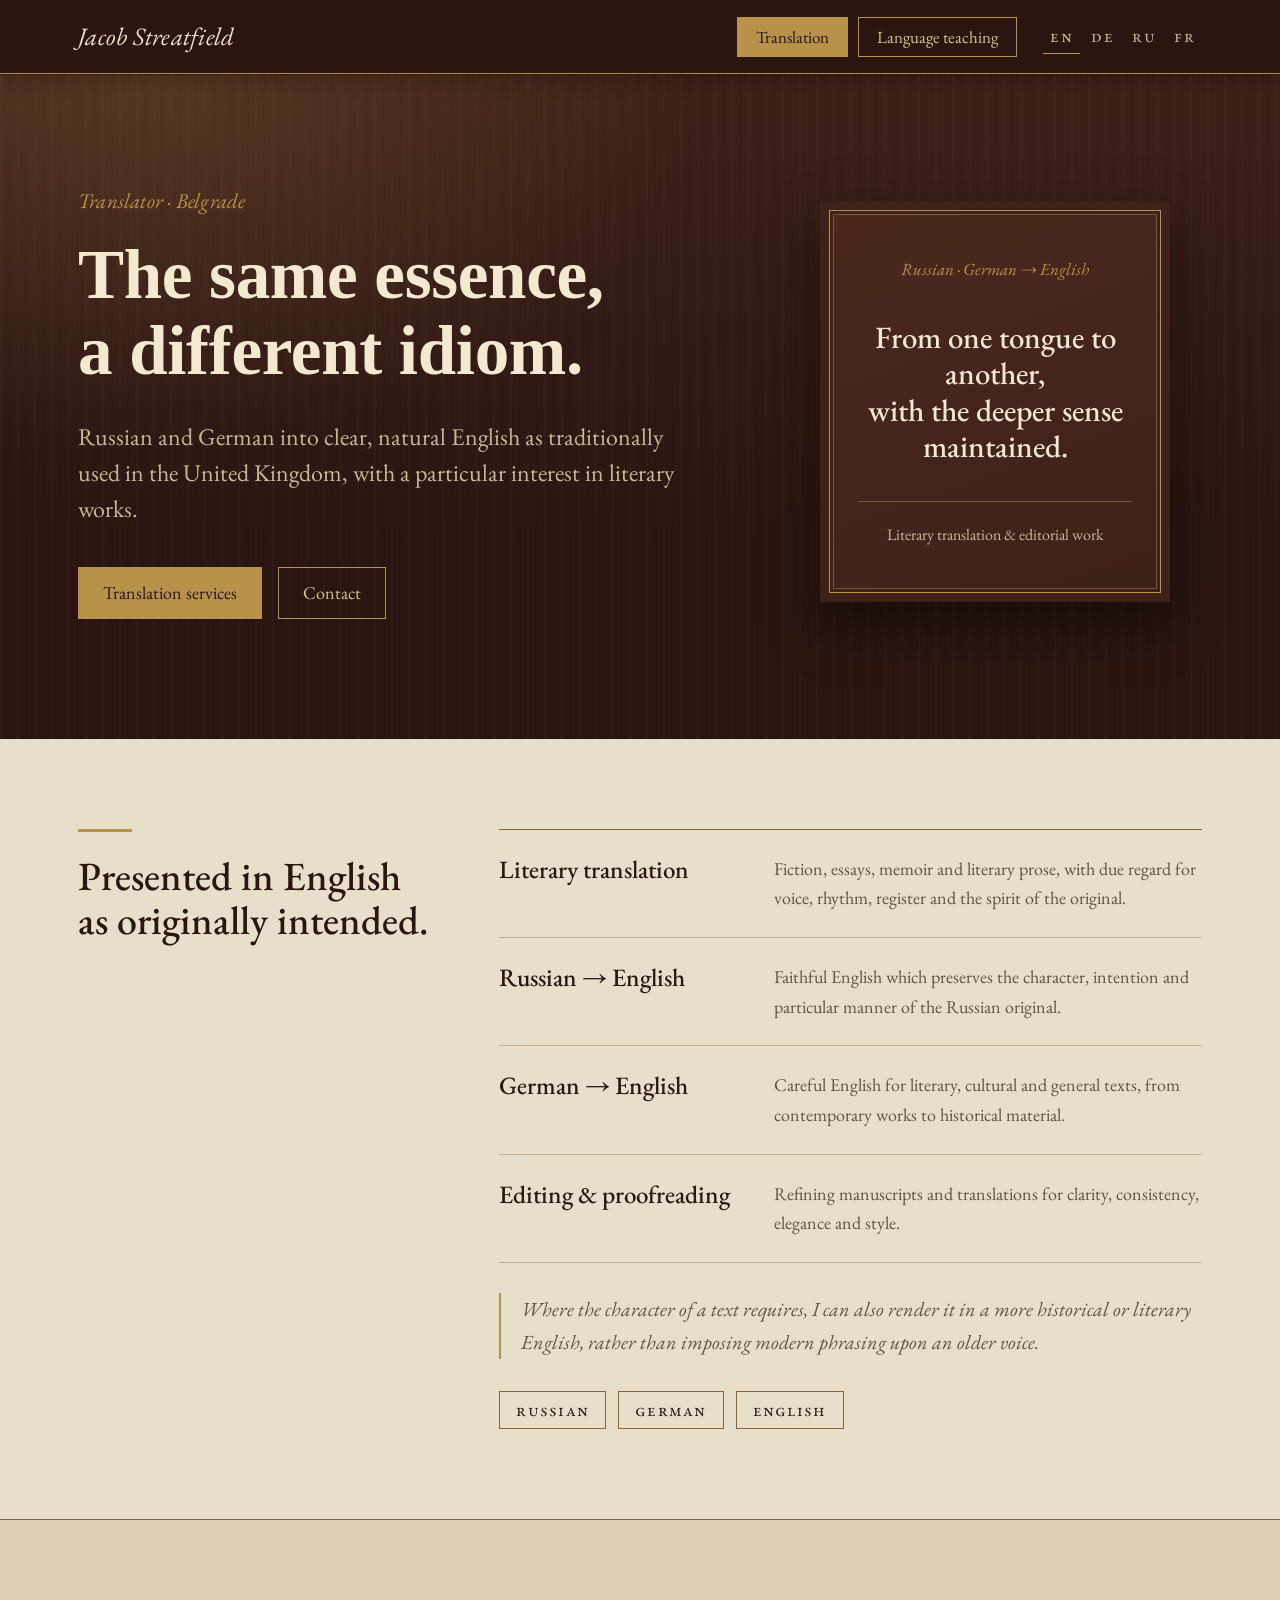
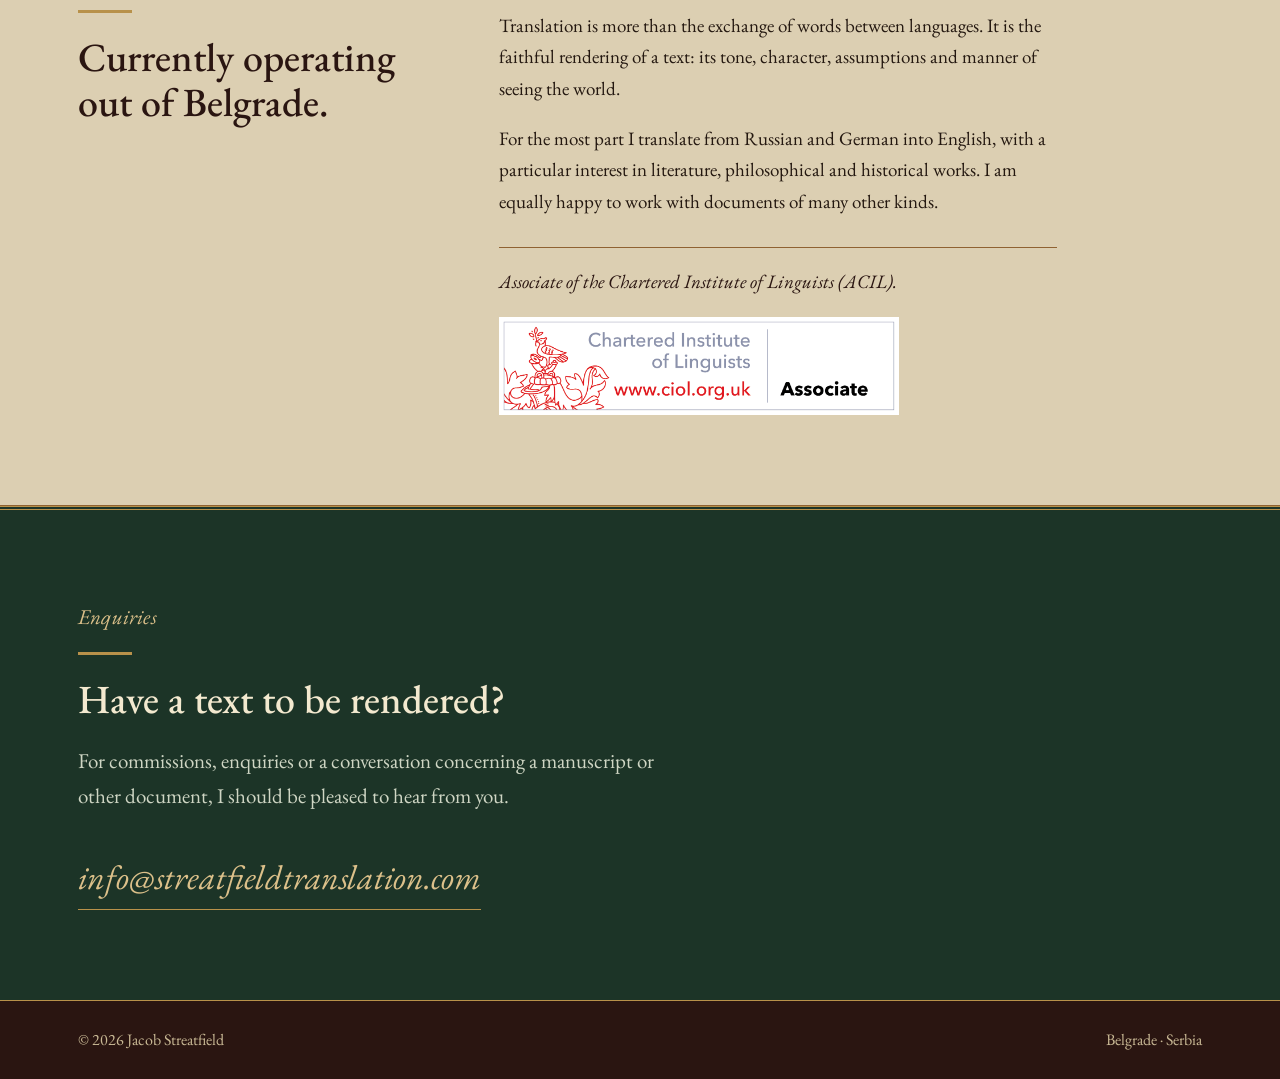
<file: index.html>
<!doctype html>
<html lang="en-GB">
<head>
  <meta charset="utf-8">
  <meta name="viewport" content="width=device-width, initial-scale=1">
  <title>Translator | Russian & German → English</title>
  <meta name="description" content="Literary and professional translation from Russian and German into English. Currently based in Belgrade.">
  <link rel="preconnect" href="https://fonts.googleapis.com">
  <link rel="preconnect" href="https://fonts.gstatic.com" crossorigin>
  <link rel="stylesheet" href="https://fonts.googleapis.com/css2?family=EB+Garamond:ital,wght@0,400;0,500;1,400&family=Old+Standard+TT:wght@700&display=swap">
  <link rel="stylesheet" href="style.css">
</head>
<body>
  <header class="topbar">
    <nav class="nav" aria-label="Main navigation">
      <a class="brand" href="index.html">Jacob Streatfield</a>
      <div class="nav-right">
        <div class="nav-links">
          <a class="teach" href="index.html" aria-current="page">Translation</a>
          <a class="teach" href="teaching.html">Language teaching</a>
        </div>
        <div class="langs" aria-label="Language versions"><a href="index.html" hreflang="en-GB" lang="en-GB" aria-current="page">EN</a><a href="de/index.html" hreflang="de" lang="de">DE</a><a href="ru/index.html" hreflang="ru" lang="ru">RU</a><a href="fr/index.html" hreflang="fr" lang="fr">FR</a></div>
      </div>
    </nav>
  </header>

  <main>
    <section class="hero">
      <div>
        <div class="eyebrow">Translator · Belgrade</div>
        <h1>The same essence,<br>a different idiom.</h1>
        <p class="lead">Russian and German into clear, natural English as traditionally used in the United Kingdom, with a particular interest in literary works.</p>
        <div class="hero-links">
          <a class="button primary" href="#services">Translation services</a>
          <a class="button secondary" href="#contact">Contact</a>
        </div>
      </div>
      <div class="book" aria-hidden="true">
        <div class="book-copy">
          <small>Russian · German → English</small>
          <strong>From one tongue to another,<br>with the deeper sense maintained.</strong>
          <span>Literary translation &amp; editorial work</span>
        </div>
      </div>
    </section>

    <section class="section" id="services">
      <div class="section-inner grid">
        <div><h2 class="section-title">Presented in English as originally intended.</h2></div>
        <div>
          <div class="services">
            <article class="service">
              <h3>Literary translation</h3>
              <p>Fiction, essays, memoir and literary prose, with due regard for voice, rhythm, register and the spirit of the original.</p>
            </article>
            <article class="service">
              <h3>Russian → English</h3>
              <p>Faithful English which preserves the character, intention and particular manner of the Russian original.</p>
            </article>
            <article class="service">
              <h3>German → English</h3>
              <p>Careful English for literary, cultural and general texts, from contemporary works to historical material.</p>
            </article>
            <article class="service">
              <h3>Editing &amp; proofreading</h3>
              <p>Refining manuscripts and translations for clarity, consistency, elegance and style.</p>
            </article>
          </div>
          <p class="note">Where the character of a text requires, I can also render it in a more historical or literary English, rather than imposing modern phrasing upon an older voice.</p>
          <div class="language-strip"><span>Russian</span><span>German</span><span>English</span></div>
        </div>
      </div>
    </section>

    <section class="section" id="about">
      <div class="section-inner grid">
        <div><h2 class="section-title">Currently operating out of Belgrade.</h2></div>
        <div>
          <p>Translation is more than the exchange of words between languages. It is the faithful rendering of a text: its tone, character, assumptions and manner of seeing the world.</p>
          <p>For the most part I translate from Russian and German into English, with a particular interest in literature, philosophical and historical works. I am equally happy to work with documents of many other kinds.</p>
          <p class="credential">Associate of the Chartered Institute of Linguists (ACIL).</p>
          <a class="ciol-badge" href="https://www.ciol.org.uk" target="_blank" rel="noopener"><img src="images/ciol-associate.png" width="1406" height="343" alt="Chartered Institute of Linguists, Associate"></a>
        </div>
      </div>
    </section>

    <section class="section contact" id="contact">
      <div class="section-inner">
        <div class="eyebrow">Enquiries</div>
        <h2 class="section-title">Have a text to be rendered?</h2>
        <p>For commissions, enquiries or a conversation concerning a manuscript or other document, I should be pleased to hear from you.</p>
        <a class="email" href="mailto:info@streatfieldtranslation.com">info@streatfieldtranslation.com</a>
      </div>
    </section>
  </main>

  <footer>
    <span>© 2026 Jacob Streatfield</span>
    <span>Belgrade · Serbia</span>
  </footer>
</body>
</html>
</file>
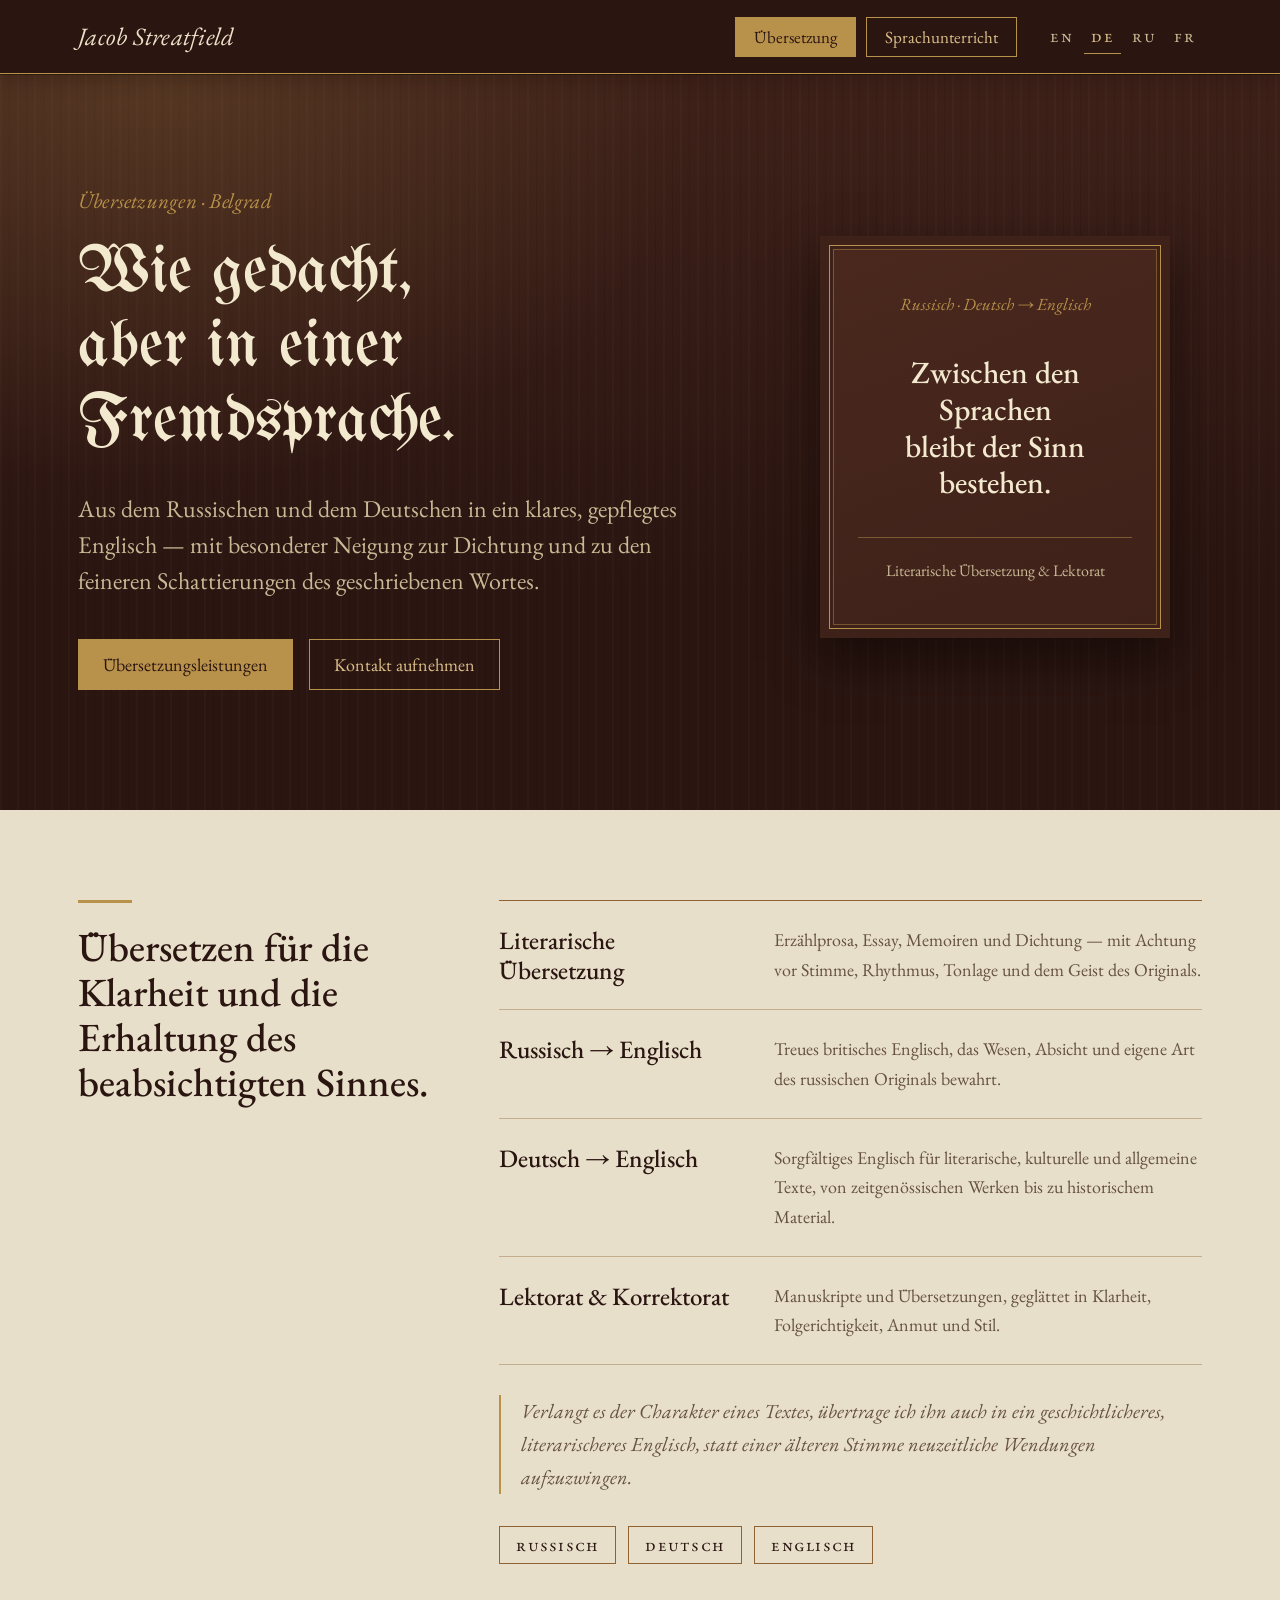
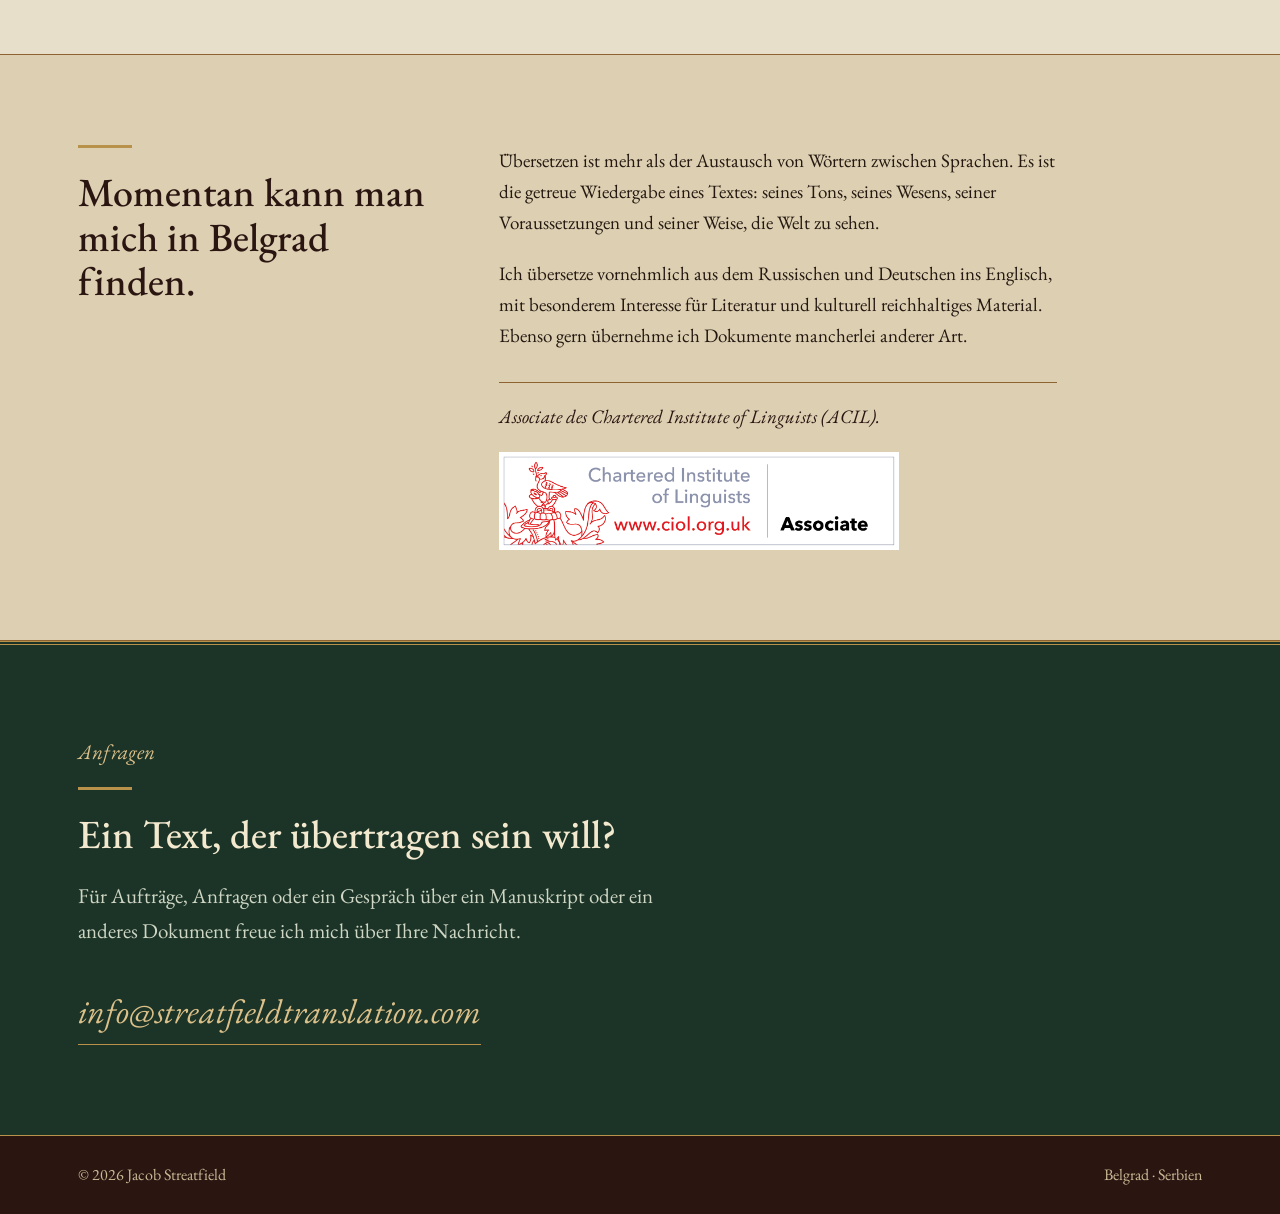
<file: de/index.html>
<!doctype html>
<html lang="de">
<head>
  <meta charset="utf-8">
  <meta name="viewport" content="width=device-width, initial-scale=1">
  <title>Übersetzungen | Russisch & Deutsch → Englisch</title>
  <meta name="description" content="Literarische und fachliche Übersetzung aus dem Russischen und Deutschen ins Englisch. Ansässig in Belgrad.">
  <link rel="preconnect" href="https://fonts.googleapis.com">
  <link rel="preconnect" href="https://fonts.gstatic.com" crossorigin>
  <link rel="stylesheet" href="https://fonts.googleapis.com/css2?family=EB+Garamond:ital,wght@0,400;0,500;1,400&family=UnifrakturMaguntia&display=swap">
  <link rel="stylesheet" href="../style.css">
</head>
<body>
  <header class="topbar">
    <nav class="nav" aria-label="Main navigation">
      <a class="brand" href="../de/index.html">Jacob Streatfield</a>
      <div class="nav-right">
        <div class="nav-links">
          <a class="teach" href="../de/index.html" aria-current="page">Übersetzung</a>
          <a class="teach" href="../de/teaching.html">Sprachunterricht</a>
        </div>
        <div class="langs" aria-label="Language versions"><a href="../index.html" hreflang="en-GB" lang="en-GB">EN</a><a href="../de/index.html" hreflang="de" lang="de" aria-current="page">DE</a><a href="../ru/index.html" hreflang="ru" lang="ru">RU</a><a href="../fr/index.html" hreflang="fr" lang="fr">FR</a></div>
      </div>
    </nav>
  </header>

  <main>
    <section class="hero">
      <div>
        <div class="eyebrow">Übersetzungen · Belgrad</div>
        <h1>Wie gedacht,<br>aber in einer Fremdsprache.</h1>
        <p class="lead">Aus dem Russischen und dem Deutschen in ein klares, gepflegtes Englisch — mit besonderer Neigung zur Dichtung und zu den feineren Schattierungen des geschriebenen Wortes.</p>
        <div class="hero-links">
          <a class="button primary" href="#services">Übersetzungsleistungen</a>
          <a class="button secondary" href="#contact">Kontakt aufnehmen</a>
        </div>
      </div>
      <div class="book" aria-hidden="true">
        <div class="book-copy">
          <small>Russisch · Deutsch → Englisch</small>
          <strong>Zwischen den Sprachen<br>bleibt der Sinn bestehen.</strong>
          <span>Literarische Übersetzung &amp; Lektorat</span>
        </div>
      </div>
    </section>

    <section class="section" id="services">
      <div class="section-inner grid">
        <div><h2 class="section-title">Übersetzen für die Klarheit und die Erhaltung des beabsichtigten Sinnes.</h2></div>
        <div>
          <div class="services">
            <article class="service">
              <h3>Literarische Übersetzung</h3>
              <p>Erzählprosa, Essay, Memoiren und Dichtung — mit Achtung vor Stimme, Rhythmus, Tonlage und dem Geist des Originals.</p>
            </article>
            <article class="service">
              <h3>Russisch → Englisch</h3>
              <p>Treues britisches Englisch, das Wesen, Absicht und eigene Art des russischen Originals bewahrt.</p>
            </article>
            <article class="service">
              <h3>Deutsch → Englisch</h3>
              <p>Sorgfältiges Englisch für literarische, kulturelle und allgemeine Texte, von zeitgenössischen Werken bis zu historischem Material.</p>
            </article>
            <article class="service">
              <h3>Lektorat &amp; Korrektorat</h3>
              <p>Manuskripte und Übersetzungen, geglättet in Klarheit, Folgerichtigkeit, Anmut und Stil.</p>
            </article>
          </div>
          <p class="note">Verlangt es der Charakter eines Textes, übertrage ich ihn auch in ein geschichtlicheres, literarischeres Englisch, statt einer älteren Stimme neuzeitliche Wendungen aufzuzwingen.</p>
          <div class="language-strip"><span>Russisch</span><span>Deutsch</span><span>Englisch</span></div>
        </div>
      </div>
    </section>

    <section class="section" id="about">
      <div class="section-inner grid">
        <div><h2 class="section-title">Momentan kann man mich in Belgrad finden.</h2></div>
        <div>
          <p>Übersetzen ist mehr als der Austausch von Wörtern zwischen Sprachen. Es ist die getreue Wiedergabe eines Textes: seines Tons, seines Wesens, seiner Voraussetzungen und seiner Weise, die Welt zu sehen.</p>
          <p>Ich übersetze vornehmlich aus dem Russischen und Deutschen ins Englisch, mit besonderem Interesse für Literatur und kulturell reichhaltiges Material. Ebenso gern übernehme ich Dokumente mancherlei anderer Art.</p>
          <p class="credential">Associate des Chartered Institute of Linguists (ACIL).</p>
          <a class="ciol-badge" href="https://www.ciol.org.uk" target="_blank" rel="noopener"><img src="../images/ciol-associate.png" width="1406" height="343" alt="Chartered Institute of Linguists, Associate"></a>
        </div>
      </div>
    </section>

    <section class="section contact" id="contact">
      <div class="section-inner">
        <div class="eyebrow">Anfragen</div>
        <h2 class="section-title">Ein Text, der übertragen sein will?</h2>
        <p>Für Aufträge, Anfragen oder ein Gespräch über ein Manuskript oder ein anderes Dokument freue ich mich über Ihre Nachricht.</p>
        <a class="email" href="mailto:info@streatfieldtranslation.com">info@streatfieldtranslation.com</a>
      </div>
    </section>
  </main>

  <footer>
    <span>© 2026 Jacob Streatfield</span>
    <span>Belgrad · Serbien</span>
  </footer>
</body>
</html>
</file>
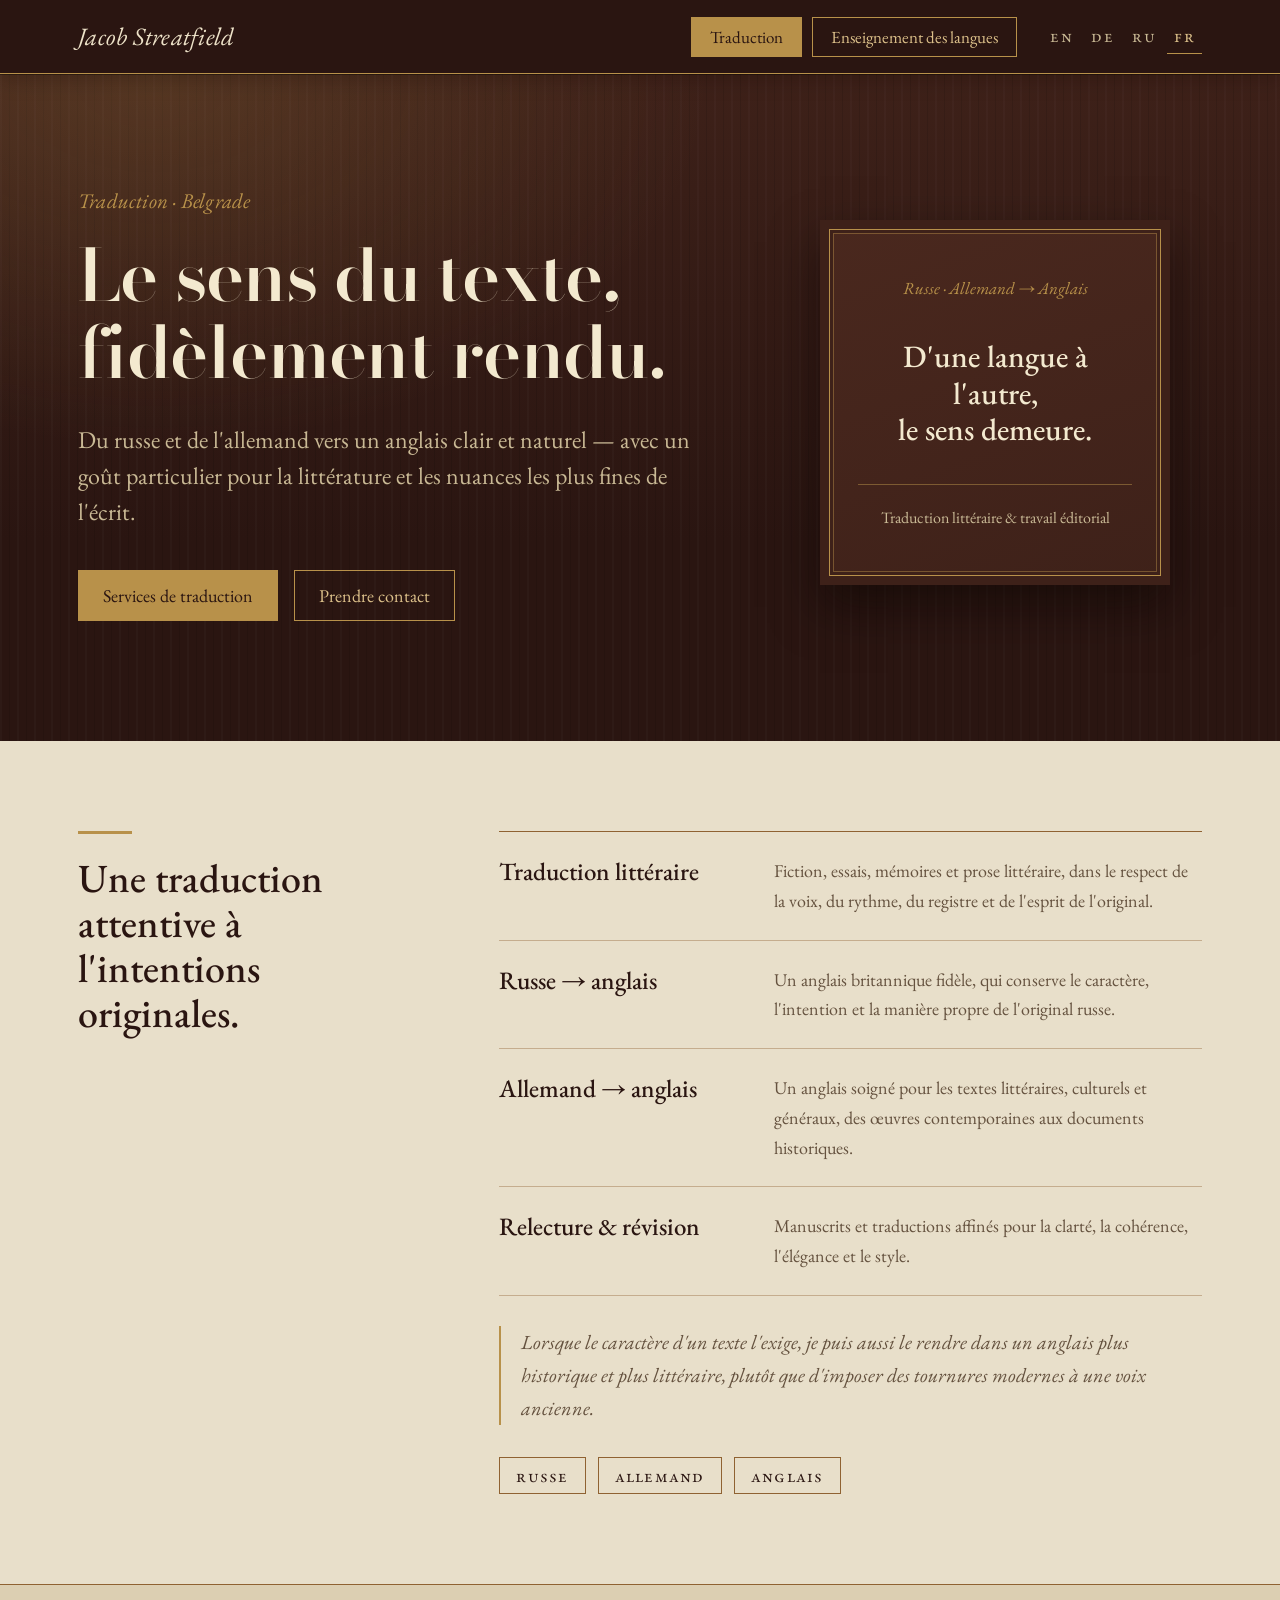
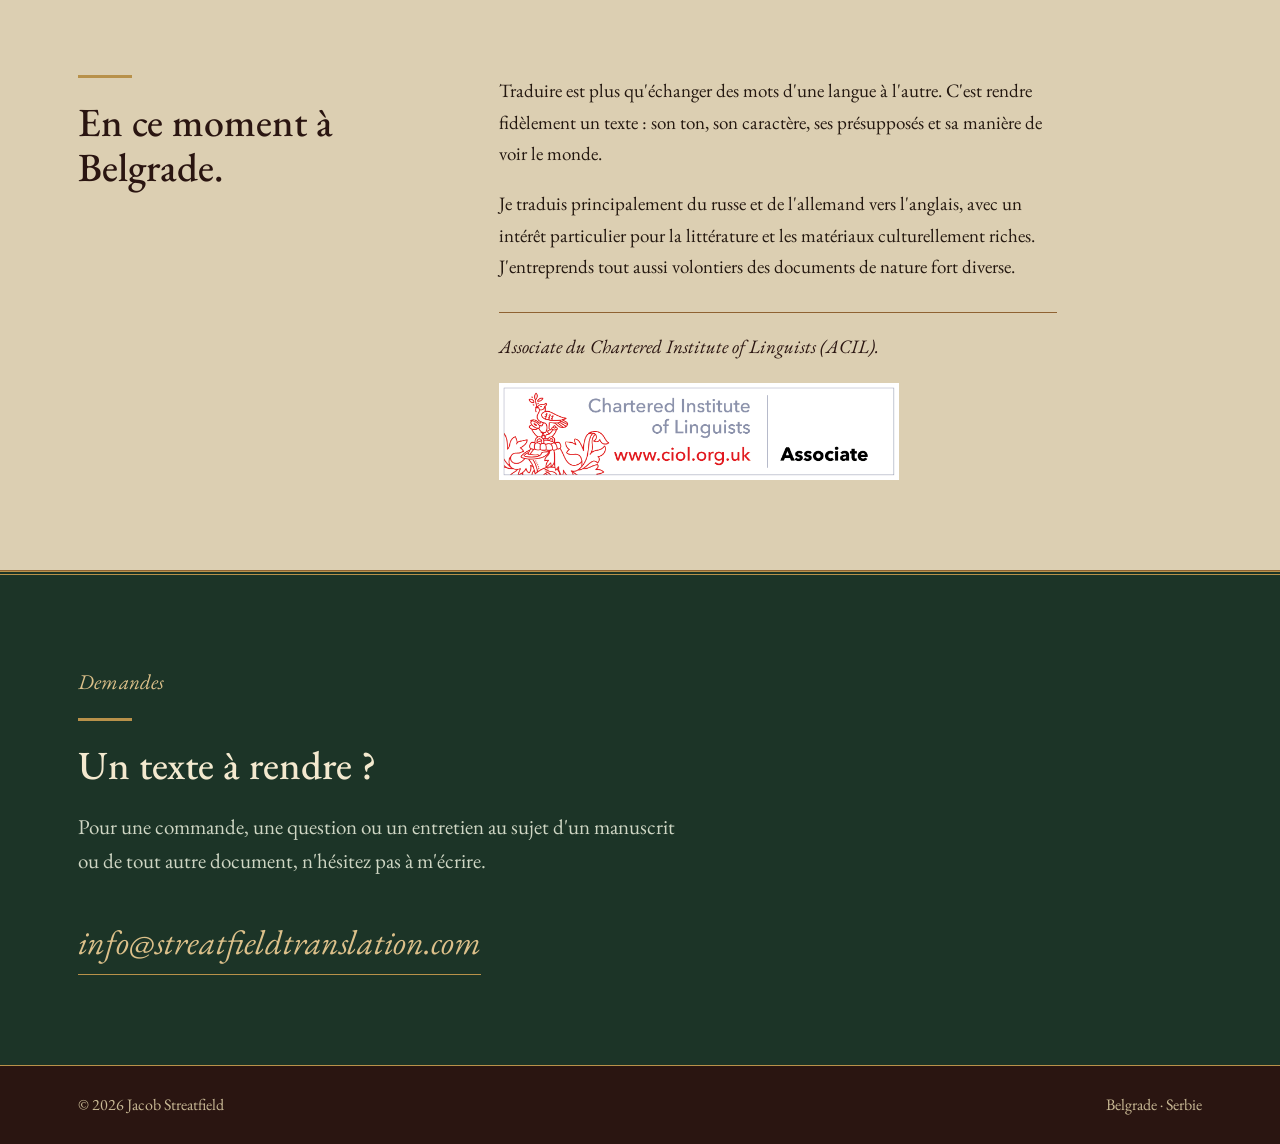
<file: fr/index.html>
<!doctype html>
<html lang="fr">
<head>
  <meta charset="utf-8">
  <meta name="viewport" content="width=device-width, initial-scale=1">
  <title>Traduction | Russe & allemand → anglais</title>
  <meta name="description" content="Traduction littéraire et professionnelle du russe et de l'allemand vers l'anglais. Basée à Belgrade.">
  <link rel="preconnect" href="https://fonts.googleapis.com">
  <link rel="preconnect" href="https://fonts.gstatic.com" crossorigin>
  <link rel="stylesheet" href="https://fonts.googleapis.com/css2?family=EB+Garamond:ital,wght@0,400;0,500;1,400&family=Bodoni+Moda:wght@600&display=swap">
  <link rel="stylesheet" href="../style.css">
</head>
<body>
  <header class="topbar">
    <nav class="nav" aria-label="Main navigation">
      <a class="brand" href="../fr/index.html">Jacob Streatfield</a>
      <div class="nav-right">
        <div class="nav-links">
          <a class="teach" href="../fr/index.html" aria-current="page">Traduction</a>
          <a class="teach" href="../fr/teaching.html">Enseignement des langues</a>
        </div>
        <div class="langs" aria-label="Language versions"><a href="../index.html" hreflang="en-GB" lang="en-GB">EN</a><a href="../de/index.html" hreflang="de" lang="de">DE</a><a href="../ru/index.html" hreflang="ru" lang="ru">RU</a><a href="../fr/index.html" hreflang="fr" lang="fr" aria-current="page">FR</a></div>
      </div>
    </nav>
  </header>

  <main>
    <section class="hero">
      <div>
        <div class="eyebrow">Traduction · Belgrade</div>
        <h1>Le sens du texte,<br>fidèlement rendu.</h1>
        <p class="lead">Du russe et de l'allemand vers un anglais clair et naturel — avec un goût particulier pour la littérature et les nuances les plus fines de l'écrit.</p>
        <div class="hero-links">
          <a class="button primary" href="#services">Services de traduction</a>
          <a class="button secondary" href="#contact">Prendre contact</a>
        </div>
      </div>
      <div class="book" aria-hidden="true">
        <div class="book-copy">
          <small>Russe · Allemand → Anglais</small>
          <strong>D'une langue à l'autre,<br>le sens demeure.</strong>
          <span>Traduction littéraire &amp; travail éditorial</span>
        </div>
      </div>
    </section>

    <section class="section" id="services">
      <div class="section-inner grid">
        <div><h2 class="section-title">Une traduction attentive à l'intentions originales.</h2></div>
        <div>
          <div class="services">
            <article class="service">
              <h3>Traduction littéraire</h3>
              <p>Fiction, essais, mémoires et prose littéraire, dans le respect de la voix, du rythme, du registre et de l'esprit de l'original.</p>
            </article>
            <article class="service">
              <h3>Russe → anglais</h3>
              <p>Un anglais britannique fidèle, qui conserve le caractère, l'intention et la manière propre de l'original russe.</p>
            </article>
            <article class="service">
              <h3>Allemand → anglais</h3>
              <p>Un anglais soigné pour les textes littéraires, culturels et généraux, des œuvres contemporaines aux documents historiques.</p>
            </article>
            <article class="service">
              <h3>Relecture &amp; révision</h3>
              <p>Manuscrits et traductions affinés pour la clarté, la cohérence, l'élégance et le style.</p>
            </article>
          </div>
          <p class="note">Lorsque le caractère d'un texte l'exige, je puis aussi le rendre dans un anglais plus historique et plus littéraire, plutôt que d'imposer des tournures modernes à une voix ancienne.</p>
          <div class="language-strip"><span>Russe</span><span>Allemand</span><span>Anglais</span></div>
        </div>
      </div>
    </section>

    <section class="section" id="about">
      <div class="section-inner grid">
        <div><h2 class="section-title">En ce moment à Belgrade.</h2></div>
        <div>
          <p>Traduire est plus qu'échanger des mots d'une langue à l'autre. C'est rendre fidèlement un texte : son ton, son caractère, ses présupposés et sa manière de voir le monde.</p>
          <p>Je traduis principalement du russe et de l'allemand vers l'anglais, avec un intérêt particulier pour la littérature et les matériaux culturellement riches. J'entreprends tout aussi volontiers des documents de nature fort diverse.</p>
          <p class="credential">Associate du Chartered Institute of Linguists (ACIL).</p>
          <a class="ciol-badge" href="https://www.ciol.org.uk" target="_blank" rel="noopener"><img src="../images/ciol-associate.png" width="1406" height="343" alt="Chartered Institute of Linguists, Associate"></a>
        </div>
      </div>
    </section>

    <section class="section contact" id="contact">
      <div class="section-inner">
        <div class="eyebrow">Demandes</div>
        <h2 class="section-title">Un texte à rendre ?</h2>
        <p>Pour une commande, une question ou un entretien au sujet d'un manuscrit ou de tout autre document, n'hésitez pas à m'écrire.</p>
        <a class="email" href="mailto:info@streatfieldtranslation.com">info@streatfieldtranslation.com</a>
      </div>
    </section>
  </main>

  <footer>
    <span>© 2026 Jacob Streatfield</span>
    <span>Belgrade · Serbie</span>
  </footer>
</body>
</html>
</file>
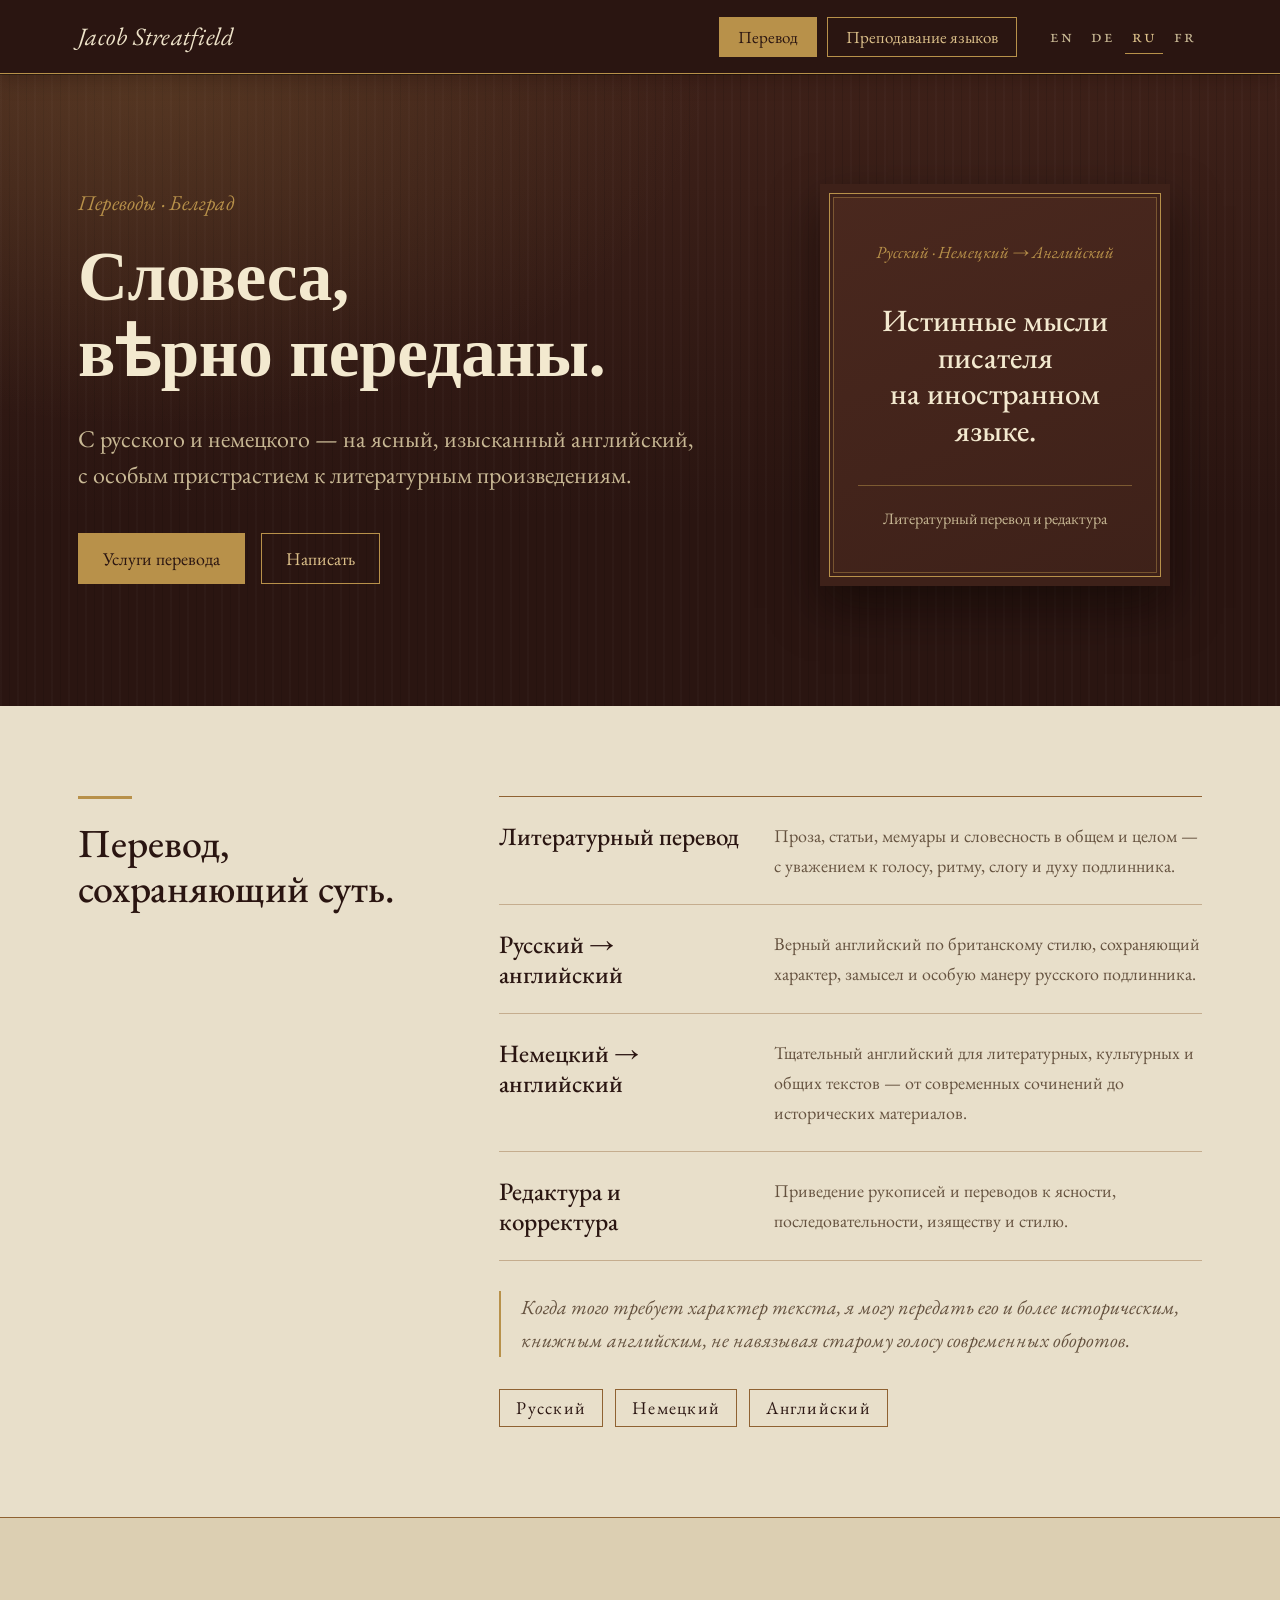
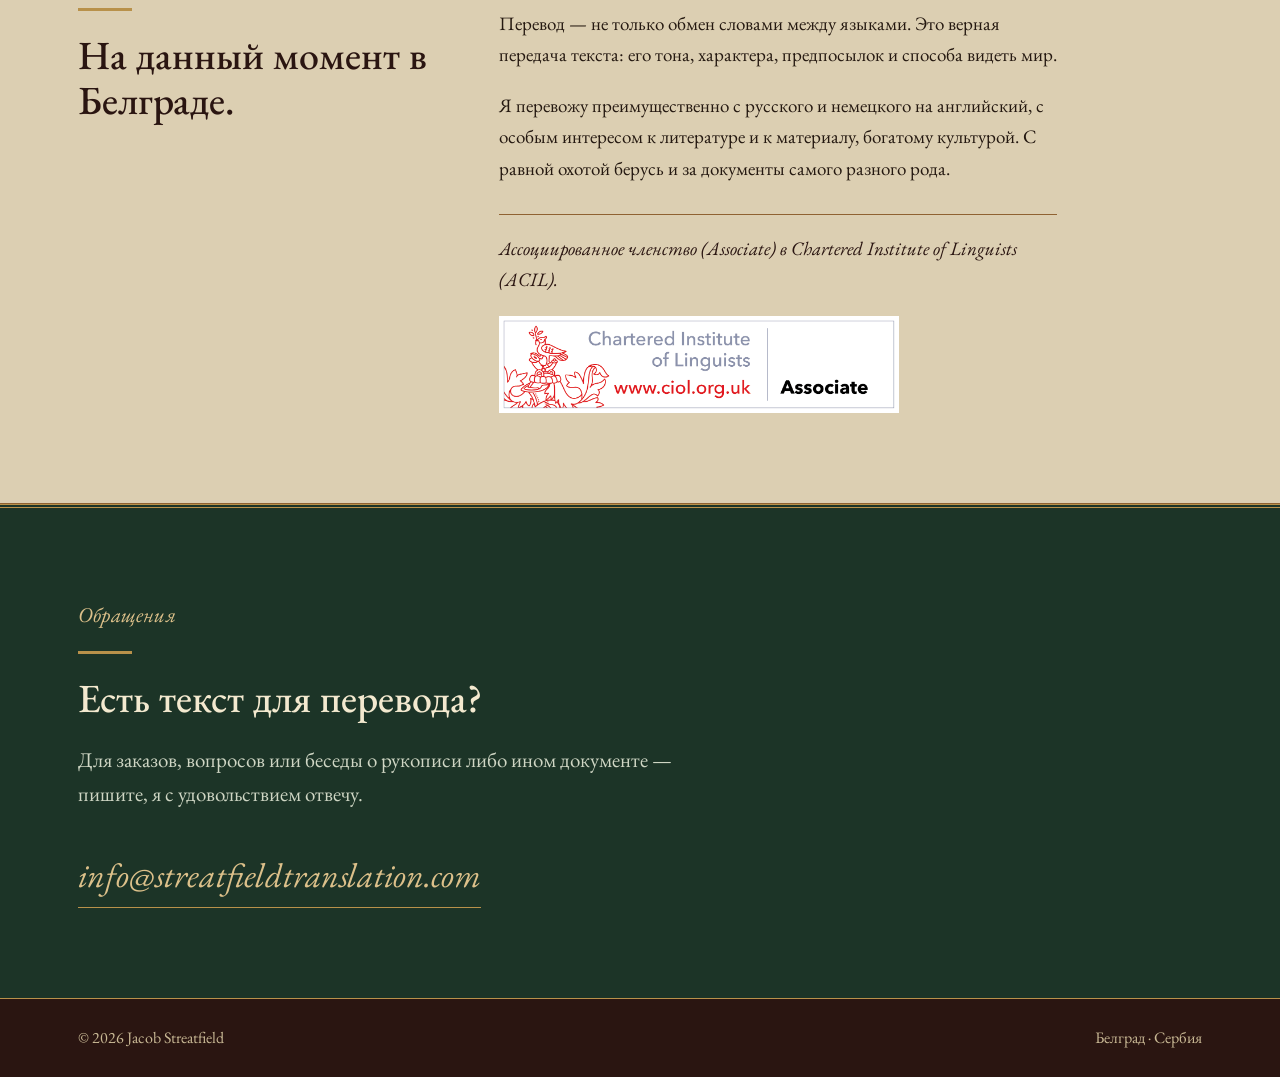
<file: ru/index.html>
<!doctype html>
<html lang="ru">
<head>
  <meta charset="utf-8">
  <meta name="viewport" content="width=device-width, initial-scale=1">
  <title>Переводы | С русского и немецкого на английский</title>
  <meta name="description" content="Художественный и деловой перевод с русского и немецкого на английский. Белград.">
  <link rel="preconnect" href="https://fonts.googleapis.com">
  <link rel="preconnect" href="https://fonts.gstatic.com" crossorigin>
  <link rel="stylesheet" href="https://fonts.googleapis.com/css2?family=EB+Garamond:ital,wght@0,400;0,500;1,400&family=Old+Standard+TT:wght@700&display=swap">
  <link rel="stylesheet" href="../style.css">
</head>
<body>
  <header class="topbar">
    <nav class="nav" aria-label="Main navigation">
      <a class="brand" href="../ru/index.html">Jacob Streatfield</a>
      <div class="nav-right">
        <div class="nav-links">
          <a class="teach" href="../ru/index.html" aria-current="page">Перевод</a>
          <a class="teach" href="../ru/teaching.html">Преподавание языков</a>
        </div>
        <div class="langs" aria-label="Language versions"><a href="../index.html" hreflang="en-GB" lang="en-GB">EN</a><a href="../de/index.html" hreflang="de" lang="de">DE</a><a href="../ru/index.html" hreflang="ru" lang="ru" aria-current="page">RU</a><a href="../fr/index.html" hreflang="fr" lang="fr">FR</a></div>
      </div>
    </nav>
  </header>

  <main>
    <section class="hero">
      <div>
        <div class="eyebrow">Переводы · Белград</div>
        <h1>Словеса,<br>вѣрно переданы.</h1>
        <p class="lead">С русского и немецкого — на ясный, изысканный английский, с особым пристрастием к литературным произведениям.</p>
        <div class="hero-links">
          <a class="button primary" href="#services">Услуги перевода</a>
          <a class="button secondary" href="#contact">Написать</a>
        </div>
      </div>
      <div class="book" aria-hidden="true">
        <div class="book-copy">
          <small>Русский · Немецкий → Английский</small>
          <strong>Истинные мысли писателя<br>на иностранном языке.</strong>
          <span>Литературный перевод и редактура</span>
        </div>
      </div>
    </section>

    <section class="section" id="services">
      <div class="section-inner grid">
        <div><h2 class="section-title">Перевод, сохраняющий суть.</h2></div>
        <div>
          <div class="services">
            <article class="service">
              <h3>Литературный перевод</h3>
              <p>Проза, статьи, мемуары и словесность в общем и целом — с уважением к голосу, ритму, слогу и духу подлинника.</p>
            </article>
            <article class="service">
              <h3>Русский → английский</h3>
              <p>Верный английский по британскому стилю, сохраняющий характер, замысел и особую манеру русского подлинника.</p>
            </article>
            <article class="service">
              <h3>Немецкий → английский</h3>
              <p>Тщательный английский для литературных, культурных и общих текстов — от современных сочинений до исторических материалов.</p>
            </article>
            <article class="service">
              <h3>Редактура и корректура</h3>
              <p>Приведение рукописей и переводов к ясности, последовательности, изяществу и стилю.</p>
            </article>
          </div>
          <p class="note">Когда того требует характер текста, я могу передать его и более историческим, книжным английским, не навязывая старому голосу современных оборотов.</p>
          <div class="language-strip"><span>Русский</span><span>Немецкий</span><span>Английский</span></div>
        </div>
      </div>
    </section>

    <section class="section" id="about">
      <div class="section-inner grid">
        <div><h2 class="section-title">На данный момент в Белграде.</h2></div>
        <div>
          <p>Перевод — не только обмен словами между языками. Это верная передача текста: его тона, характера, предпосылок и способа видеть мир.</p>
          <p>Я перевожу преимущественно с русского и немецкого на английский, с особым интересом к литературе и к материалу, богатому культурой. С равной охотой берусь и за документы самого разного рода.</p>
          <p class="credential">Ассоциированное членство (Associate) в Chartered Institute of Linguists (ACIL).</p>
          <a class="ciol-badge" href="https://www.ciol.org.uk" target="_blank" rel="noopener"><img src="../images/ciol-associate.png" width="1406" height="343" alt="Chartered Institute of Linguists, Associate"></a>
        </div>
      </div>
    </section>

    <section class="section contact" id="contact">
      <div class="section-inner">
        <div class="eyebrow">Обращения</div>
        <h2 class="section-title">Есть текст для перевода?</h2>
        <p>Для заказов, вопросов или беседы о рукописи либо ином документе — пишите, я с удовольствием отвечу.</p>
        <a class="email" href="mailto:info@streatfieldtranslation.com">info@streatfieldtranslation.com</a>
      </div>
    </section>
  </main>

  <footer>
    <span>© 2026 Jacob Streatfield</span>
    <span>Белград · Сербия</span>
  </footer>
</body>
</html>
</file>
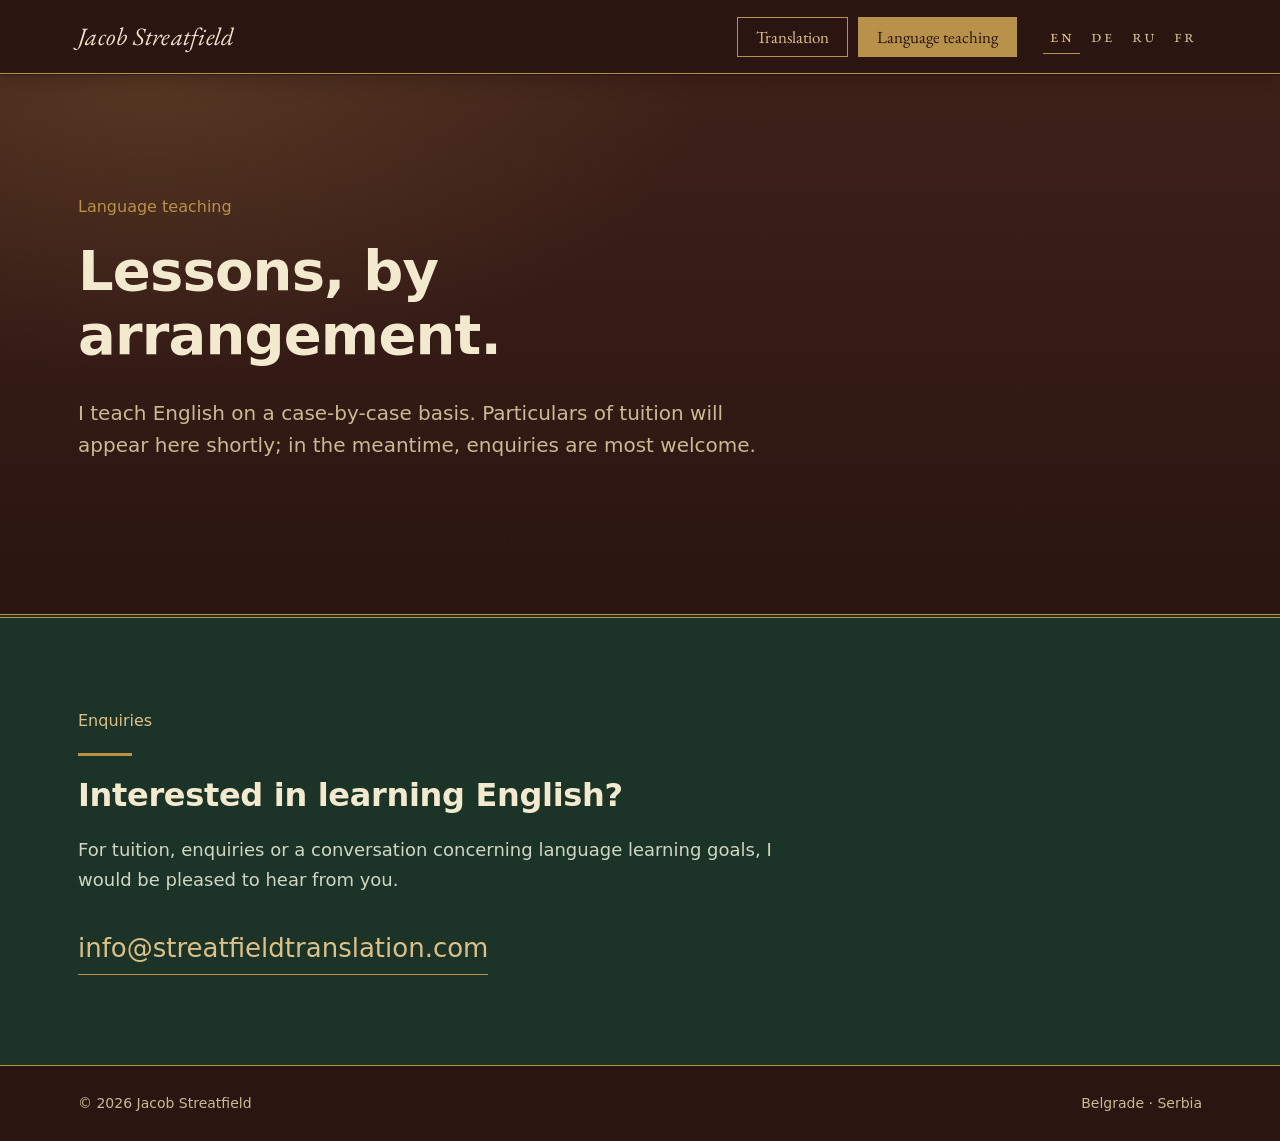
<file: teaching.html>
<!doctype html>
<html lang="en-GB">
<head>
  <meta charset="utf-8">
  <meta name="viewport" content="width=device-width, initial-scale=1">
  <title>Language teaching | Jacob Streatfield</title>
  <meta name="description" content="I teach English on a case-by-case basis. Particulars of tuition will appear here shortly; in the meantime, enquiries are most welcome.">
  <link rel="preconnect" href="https://fonts.googleapis.com">
  <link rel="preconnect" href="https://fonts.gstatic.com" crossorigin>
  <link rel="stylesheet" href="https://fonts.googleapis.com/css2?family=EB+Garamond:ital,wght@0,400;0,500;1,400&display=swap">
  <link rel="stylesheet" href="style.css">
</head>
<body class="teaching">
  <header class="topbar">
    <nav class="nav" aria-label="Main navigation">
      <a class="brand" href="index.html">Jacob Streatfield</a>
      <div class="nav-right">
        <div class="nav-links">
          <a class="teach" href="index.html">Translation</a>
          <a class="teach" href="teaching.html" aria-current="page">Language teaching</a>
        </div>
        <div class="langs" aria-label="Language versions"><a href="teaching.html" hreflang="en-GB" lang="en-GB" aria-current="page">EN</a><a href="de/teaching.html" hreflang="de" lang="de">DE</a><a href="ru/teaching.html" hreflang="ru" lang="ru">RU</a><a href="fr/teaching.html" hreflang="fr" lang="fr">FR</a></div>
      </div>
    </nav>
  </header>

  <main class="page-single">
    <div class="eyebrow">Language teaching</div>
    <h1>Lessons, by arrangement.</h1>
    <p class="lead">I teach English on a case-by-case basis. Particulars of tuition will appear here shortly; in the meantime, enquiries are most welcome.</p>
  </main>

  <section class="section contact" id="contact">
      <div class="section-inner">
        <div class="eyebrow">Enquiries</div>
        <h2 class="section-title">Interested in learning English?</h2>
        <p>For tuition, enquiries or a conversation concerning language learning goals, I would be pleased to hear from you.</p>
        <a class="email" href="mailto:info@streatfieldtranslation.com">info@streatfieldtranslation.com</a>
      </div>
    </section>

  <footer>
    <span>© 2026 Jacob Streatfield</span>
    <span>Belgrade · Serbia</span>
  </footer>
</body>
</html>
</file>
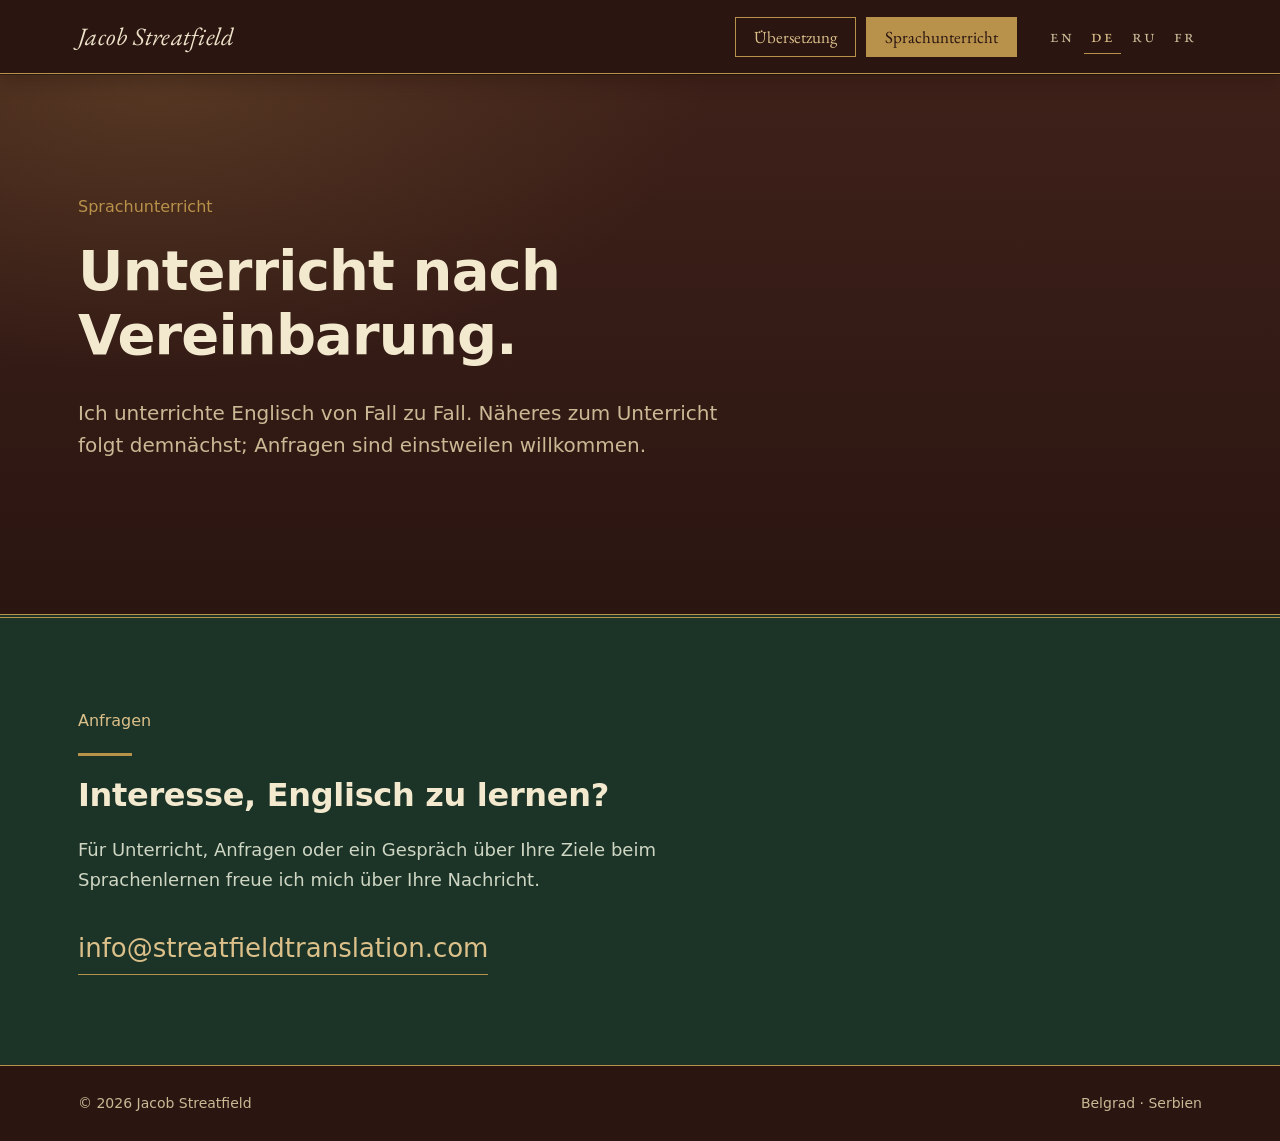
<file: de/teaching.html>
<!doctype html>
<html lang="de">
<head>
  <meta charset="utf-8">
  <meta name="viewport" content="width=device-width, initial-scale=1">
  <title>Sprachunterricht | Jacob Streatfield</title>
  <meta name="description" content="Ich unterrichte Englisch von Fall zu Fall. Näheres zum Unterricht folgt demnächst; Anfragen sind einstweilen willkommen.">
  <link rel="preconnect" href="https://fonts.googleapis.com">
  <link rel="preconnect" href="https://fonts.gstatic.com" crossorigin>
  <link rel="stylesheet" href="https://fonts.googleapis.com/css2?family=EB+Garamond:ital,wght@0,400;0,500;1,400&display=swap">
  <link rel="stylesheet" href="../style.css">
</head>
<body class="teaching">
  <header class="topbar">
    <nav class="nav" aria-label="Main navigation">
      <a class="brand" href="../de/index.html">Jacob Streatfield</a>
      <div class="nav-right">
        <div class="nav-links">
          <a class="teach" href="../de/index.html">Übersetzung</a>
          <a class="teach" href="../de/teaching.html" aria-current="page">Sprachunterricht</a>
        </div>
        <div class="langs" aria-label="Language versions"><a href="../teaching.html" hreflang="en-GB" lang="en-GB">EN</a><a href="../de/teaching.html" hreflang="de" lang="de" aria-current="page">DE</a><a href="../ru/teaching.html" hreflang="ru" lang="ru">RU</a><a href="../fr/teaching.html" hreflang="fr" lang="fr">FR</a></div>
      </div>
    </nav>
  </header>

  <main class="page-single">
    <div class="eyebrow">Sprachunterricht</div>
    <h1>Unterricht nach Vereinbarung.</h1>
    <p class="lead">Ich unterrichte Englisch von Fall zu Fall. Näheres zum Unterricht folgt demnächst; Anfragen sind einstweilen willkommen.</p>
  </main>

  <section class="section contact" id="contact">
      <div class="section-inner">
        <div class="eyebrow">Anfragen</div>
        <h2 class="section-title">Interesse, Englisch zu lernen?</h2>
        <p>Für Unterricht, Anfragen oder ein Gespräch über Ihre Ziele beim Sprachenlernen freue ich mich über Ihre Nachricht.</p>
        <a class="email" href="mailto:info@streatfieldtranslation.com">info@streatfieldtranslation.com</a>
      </div>
    </section>

  <footer>
    <span>© 2026 Jacob Streatfield</span>
    <span>Belgrad · Serbien</span>
  </footer>
</body>
</html>
</file>
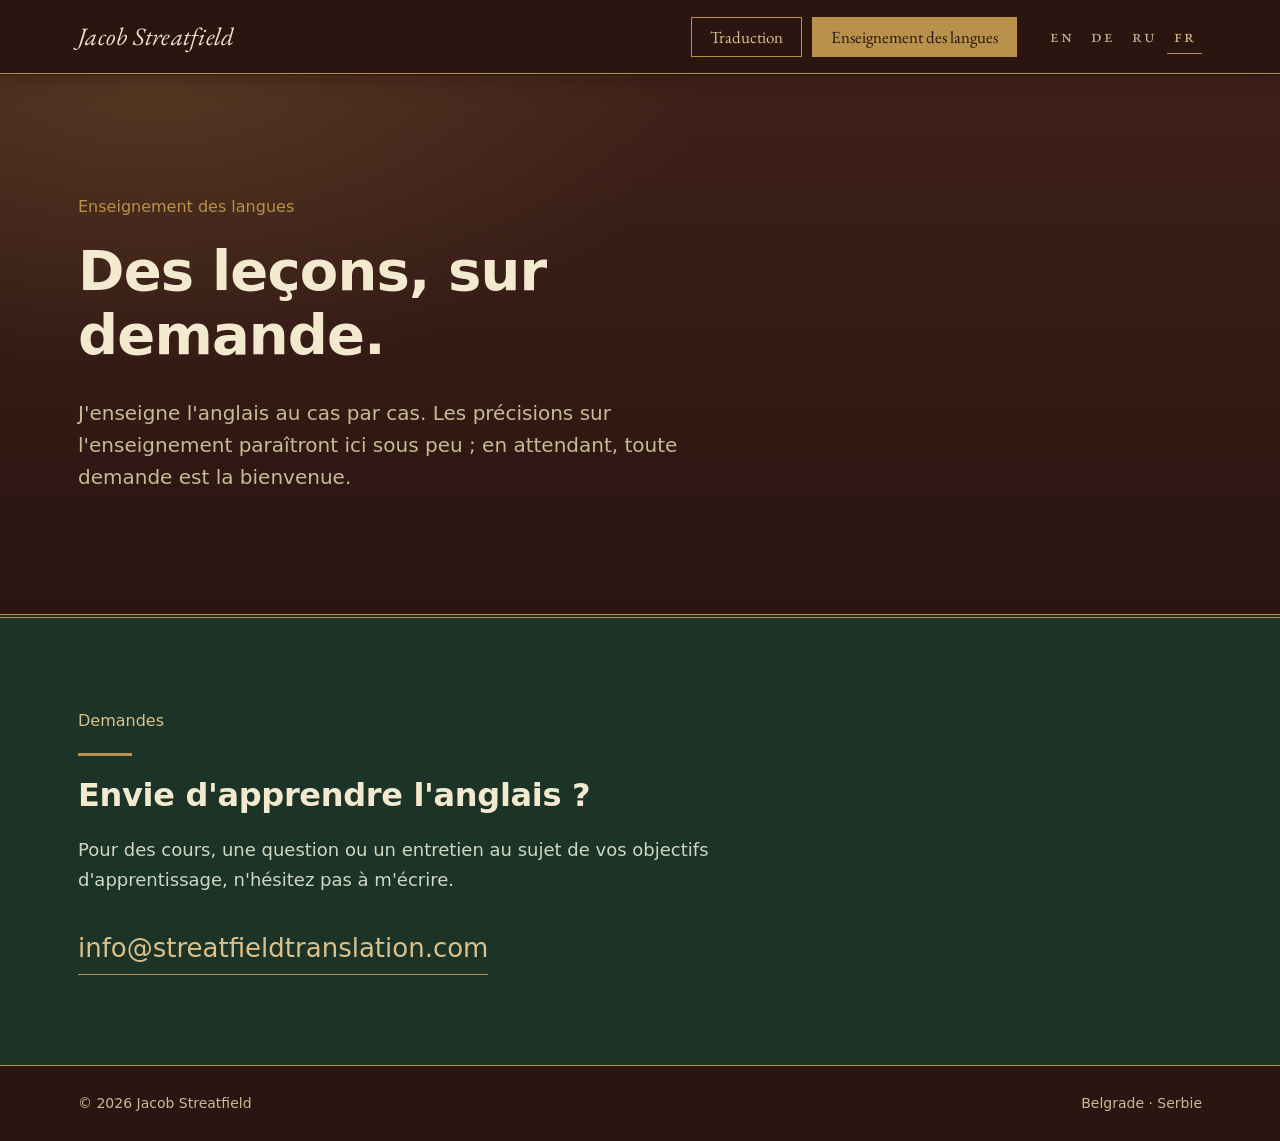
<file: fr/teaching.html>
<!doctype html>
<html lang="fr">
<head>
  <meta charset="utf-8">
  <meta name="viewport" content="width=device-width, initial-scale=1">
  <title>Enseignement des langues | Jacob Streatfield</title>
  <meta name="description" content="J'enseigne l'anglais au cas par cas. Les précisions sur l'enseignement paraîtront ici sous peu ; en attendant, toute demande est la bienvenue.">
  <link rel="preconnect" href="https://fonts.googleapis.com">
  <link rel="preconnect" href="https://fonts.gstatic.com" crossorigin>
  <link rel="stylesheet" href="https://fonts.googleapis.com/css2?family=EB+Garamond:ital,wght@0,400;0,500;1,400&display=swap">
  <link rel="stylesheet" href="../style.css">
</head>
<body class="teaching">
  <header class="topbar">
    <nav class="nav" aria-label="Main navigation">
      <a class="brand" href="../fr/index.html">Jacob Streatfield</a>
      <div class="nav-right">
        <div class="nav-links">
          <a class="teach" href="../fr/index.html">Traduction</a>
          <a class="teach" href="../fr/teaching.html" aria-current="page">Enseignement des langues</a>
        </div>
        <div class="langs" aria-label="Language versions"><a href="../teaching.html" hreflang="en-GB" lang="en-GB">EN</a><a href="../de/teaching.html" hreflang="de" lang="de">DE</a><a href="../ru/teaching.html" hreflang="ru" lang="ru">RU</a><a href="../fr/teaching.html" hreflang="fr" lang="fr" aria-current="page">FR</a></div>
      </div>
    </nav>
  </header>

  <main class="page-single">
    <div class="eyebrow">Enseignement des langues</div>
    <h1>Des leçons, sur demande.</h1>
    <p class="lead">J'enseigne l'anglais au cas par cas. Les précisions sur l'enseignement paraîtront ici sous peu ; en attendant, toute demande est la bienvenue.</p>
  </main>

  <section class="section contact" id="contact">
      <div class="section-inner">
        <div class="eyebrow">Demandes</div>
        <h2 class="section-title">Envie d'apprendre l'anglais ?</h2>
        <p>Pour des cours, une question ou un entretien au sujet de vos objectifs d'apprentissage, n'hésitez pas à m'écrire.</p>
        <a class="email" href="mailto:info@streatfieldtranslation.com">info@streatfieldtranslation.com</a>
      </div>
    </section>

  <footer>
    <span>© 2026 Jacob Streatfield</span>
    <span>Belgrade · Serbie</span>
  </footer>
</body>
</html>
</file>
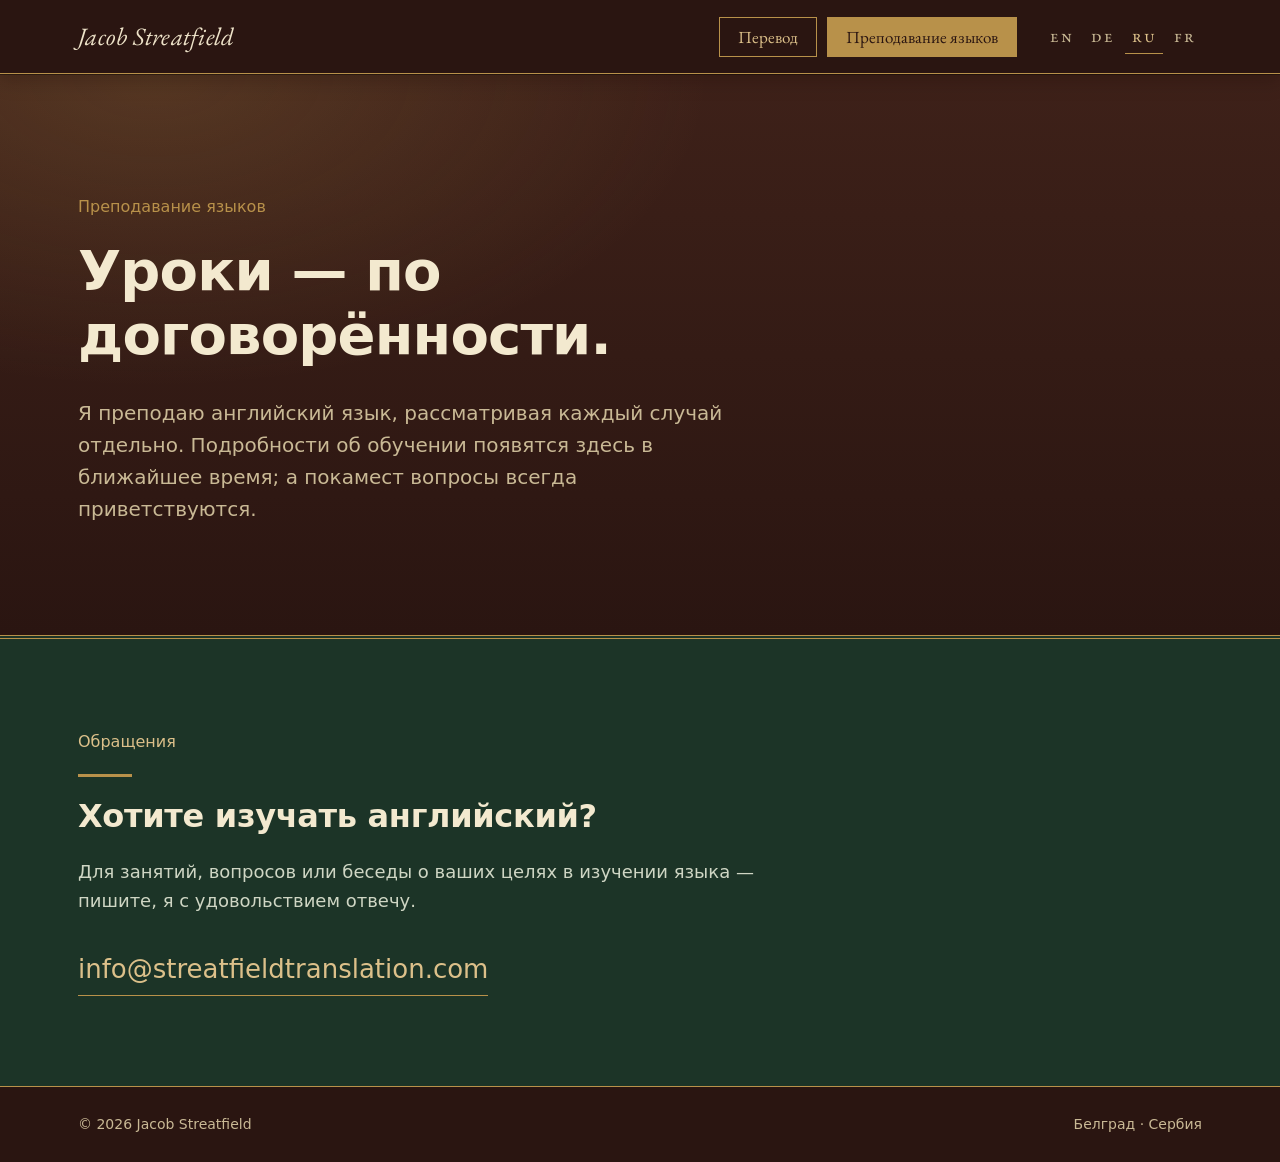
<file: ru/teaching.html>
<!doctype html>
<html lang="ru">
<head>
  <meta charset="utf-8">
  <meta name="viewport" content="width=device-width, initial-scale=1">
  <title>Преподавание языков | Jacob Streatfield</title>
  <meta name="description" content="Я преподаю английский язык, рассматривая каждый случай отдельно. Подробности об обучении появятся здесь в ближайшее время; а покамест вопросы всегда приветствуются.">
  <link rel="preconnect" href="https://fonts.googleapis.com">
  <link rel="preconnect" href="https://fonts.gstatic.com" crossorigin>
  <link rel="stylesheet" href="https://fonts.googleapis.com/css2?family=EB+Garamond:ital,wght@0,400;0,500;1,400&display=swap">
  <link rel="stylesheet" href="../style.css">
</head>
<body class="teaching">
  <header class="topbar">
    <nav class="nav" aria-label="Main navigation">
      <a class="brand" href="../ru/index.html">Jacob Streatfield</a>
      <div class="nav-right">
        <div class="nav-links">
          <a class="teach" href="../ru/index.html">Перевод</a>
          <a class="teach" href="../ru/teaching.html" aria-current="page">Преподавание языков</a>
        </div>
        <div class="langs" aria-label="Language versions"><a href="../teaching.html" hreflang="en-GB" lang="en-GB">EN</a><a href="../de/teaching.html" hreflang="de" lang="de">DE</a><a href="../ru/teaching.html" hreflang="ru" lang="ru" aria-current="page">RU</a><a href="../fr/teaching.html" hreflang="fr" lang="fr">FR</a></div>
      </div>
    </nav>
  </header>

  <main class="page-single">
    <div class="eyebrow">Преподавание языков</div>
    <h1>Уроки — по договорённости.</h1>
    <p class="lead">Я преподаю английский язык, рассматривая каждый случай отдельно. Подробности об обучении появятся здесь в ближайшее время; а покамест вопросы всегда приветствуются.</p>
  </main>

  <section class="section contact" id="contact">
      <div class="section-inner">
        <div class="eyebrow">Обращения</div>
        <h2 class="section-title">Хотите изучать английский?</h2>
        <p>Для занятий, вопросов или беседы о ваших целях в изучении языка — пишите, я с удовольствием отвечу.</p>
        <a class="email" href="mailto:info@streatfieldtranslation.com">info@streatfieldtranslation.com</a>
      </div>
    </section>

  <footer>
    <span>© 2026 Jacob Streatfield</span>
    <span>Белград · Сербия</span>
  </footer>
</body>
</html>
</file>
<file: style.css>
/* Library palette: mahogany, oak, brass, bottle-green leather, paper */
:root{
  --mahogany:#2a1511;
  --mahogany-hi:#3e2119;
  --oak:#8f6232;
  --brass:#b8914a;
  --brass-hi:#dcc08a;
  --leaf:#1c3427;
  --paper:#e8dfca;
  --paper-deep:#dccfb2;
  --ink:#241810;
  --muted:#65523f;
  --on-dark:#eee3c9;
  --on-dark-soft:#c9b995;
  --serif:"EB Garamond","Cormorant Garamond",Garamond,"Hoefler Text","Palatino Linotype",Georgia,serif;
  --pad-x:max(28px,calc((100% - 1124px) / 2));
}
*{box-sizing:border-box}
html{scroll-behavior:smooth}
body{margin:0;color:var(--ink);background:var(--paper);font-family:var(--serif);font-size:19px;line-height:1.65;font-kerning:normal;font-variant-ligatures:common-ligatures}
a{color:inherit;text-decoration:none}
a:focus-visible{outline:2px solid var(--brass);outline-offset:3px}
p{margin:0 0 1em;max-width:62ch}

/* ---- top bar ---- */
.topbar{position:sticky;top:0;z-index:10;background:var(--mahogany);color:var(--on-dark);border-bottom:1px solid var(--brass);box-shadow:0 1px 0 rgba(0,0,0,.4),0 6px 18px rgba(20,8,5,.25)}
.nav{max-width:1180px;margin:auto;padding:16px 28px;display:flex;align-items:center;justify-content:space-between;gap:10px 28px;flex-wrap:wrap}
.brand{font-size:25px;font-style:italic;letter-spacing:.01em;color:var(--on-dark)}
.nav-right{display:flex;align-items:center;gap:26px;flex-wrap:wrap;font-size:17px}
.teach{padding:5px 18px;border:1px solid var(--brass);color:var(--brass-hi);transition:background .2s,color .2s}
.teach:hover,.teach[aria-current]{background:var(--brass);color:var(--mahogany)}
.langs{display:flex;gap:4px;font-variant-caps:all-small-caps;letter-spacing:.08em;font-size:18px;color:var(--on-dark-soft)}
.langs a{padding:2px 7px;border-bottom:1px solid transparent}
.langs a:hover{color:var(--on-dark)}
.langs a[aria-current]{color:var(--brass-hi);border-bottom-color:var(--brass)}

/* ---- hero: the reading-room wall ---- */
.hero{
  padding:110px var(--pad-x) 120px;
  display:grid;grid-template-columns:1.2fr .8fr;gap:90px;align-items:center;
  color:var(--on-dark);
  background:
    radial-gradient(ellipse 70% 90% at 12% 0%,rgba(184,145,74,.20),transparent 62%),
    repeating-linear-gradient(90deg,rgba(255,255,255,.018) 0 2px,transparent 2px 9px,rgba(0,0,0,.10) 9px 10px,transparent 10px 17px),
    linear-gradient(180deg,var(--mahogany-hi),var(--mahogany) 70%);
}
.eyebrow{font-style:italic;font-size:21px;color:var(--brass);margin-bottom:18px;letter-spacing:.01em}
h1{font-weight:500;font-size:clamp(46px,6.4vw,84px);line-height:1.04;letter-spacing:-.012em;margin:0 0 30px;max-width:14em;overflow-wrap:break-word;color:#f3e9cf}
html[lang=ru] h1{font-size:clamp(40px,5.6vw,74px);letter-spacing:-.005em}
.lead{font-size:24px;line-height:1.5;max-width:34em;color:var(--on-dark-soft)}
.hero-links{display:flex;gap:16px;margin-top:40px;flex-wrap:wrap}
.button{display:inline-flex;align-items:center;padding:10px 24px;border:1px solid var(--brass);font-size:18px;transition:background .2s,color .2s}
.button.primary{background:var(--brass);color:var(--mahogany)}
.button.primary:hover{background:var(--brass-hi)}
.button.secondary{color:var(--brass-hi)}
.button.secondary:hover{background:rgba(184,145,74,.16)}

/* brass nameplate */
.book{display:flex;justify-content:center}
.book-copy{
  width:100%;max-width:350px;padding:54px 38px;text-align:center;
  background:linear-gradient(160deg,#4a281e,var(--mahogany-hi));
  box-shadow:inset 0 0 0 9px var(--mahogany-hi),inset 0 0 0 10px var(--brass),inset 0 0 0 13px var(--mahogany-hi),inset 0 0 0 14px rgba(184,145,74,.45),0 22px 44px rgba(10,4,2,.5);
}
.book-copy small{display:block;font-style:italic;font-size:17px;color:var(--brass);margin-bottom:36px}
.book-copy strong{display:block;font-weight:500;font-size:31px;line-height:1.18;color:#f3e9cf}
.book-copy span{display:block;margin-top:36px;padding-top:20px;border-top:1px solid rgba(184,145,74,.5);font-size:16px;color:var(--on-dark-soft)}

/* ---- paper sections ---- */
.section{background:var(--paper)}
#about{background:var(--paper-deep);border-top:1px solid var(--oak);border-bottom:1px solid var(--oak)}
.section-inner{max-width:1180px;margin:auto;padding:90px 28px}
.grid{display:grid;grid-template-columns:1fr 2fr;gap:70px}
.section-title{font-weight:500;font-size:40px;line-height:1.12;margin:0;color:var(--mahogany)}
.section-title::before{content:"";display:block;width:54px;height:3px;background:var(--brass);margin-bottom:22px}

/* services as a catalogue of entries */
.services{display:block;border-top:1px solid var(--oak)}
.service{display:grid;grid-template-columns:minmax(0,.85fr) minmax(0,1.5fr);gap:12px 32px;padding:24px 0;border-bottom:1px solid rgba(143,98,50,.4)}
.service h3{font-weight:500;font-size:25px;line-height:1.2;margin:0;color:var(--mahogany)}
.service p{margin:0;color:var(--muted);font-size:18px}
.note{margin:30px 0 0;padding-left:20px;border-left:2px solid var(--brass);font-style:italic;font-size:20px;color:var(--muted);max-width:36em}
.language-strip{display:flex;gap:12px;flex-wrap:wrap;margin-top:32px}
.language-strip span{padding:3px 16px;border:1px solid var(--oak);color:var(--mahogany);font-variant-caps:all-small-caps;letter-spacing:.07em;font-size:18px}

/* ---- contact: green leather ---- */
.contact{background:var(--leaf);color:var(--on-dark);border-top:4px double var(--brass)}
.contact .eyebrow{color:var(--brass-hi)}
.contact .section-title{color:#f3e9cf}
.contact .section-title::before{background:var(--brass)}
.contact p{margin-top:22px;color:#cfd6c4;font-size:21px}
.email{display:inline-block;margin-top:14px;font-size:34px;font-style:italic;color:var(--brass-hi);border-bottom:1px solid var(--brass);padding-bottom:4px;overflow-wrap:anywhere;transition:color .2s}
.email:hover{color:#fff}

/* ---- single page (teaching) ---- */
.page-single{padding:120px var(--pad-x) 150px;color:var(--on-dark);min-height:60vh;
  background:radial-gradient(ellipse 70% 90% at 12% 0%,rgba(184,145,74,.2),transparent 62%),linear-gradient(180deg,var(--mahogany-hi),var(--mahogany))}
.page-single .lead{margin-bottom:0}

/* ---- footer ---- */
footer{padding:26px var(--pad-x);background:var(--mahogany);color:var(--on-dark-soft);border-top:1px solid var(--brass);font-size:16px;display:flex;justify-content:space-between;gap:12px;flex-wrap:wrap}

@media(max-width:800px){
  body{font-size:18px}
  .nav{padding:12px 20px}.brand{font-size:22px}.nav-right{gap:14px;font-size:16px}
  .hero{grid-template-columns:1fr;padding:64px 22px 76px;gap:48px}
  .lead{font-size:21px}
  .book-copy{max-width:none;padding:40px 28px}
  .grid{grid-template-columns:1fr;gap:34px}
  .section-inner{padding:66px 22px}.section-title{font-size:33px}
  .service{grid-template-columns:1fr;gap:6px}
  .email{font-size:25px}
  .page-single{padding:76px 22px 96px}
  footer{padding:22px}
}
@media(prefers-reduced-motion:reduce){*{transition:none!important}html{scroll-behavior:auto}}

/* credential line (CIOL) */
.credential{margin-top:30px;padding-top:18px;border-top:1px solid var(--oak);font-style:italic;color:var(--mahogany)}

/* German headline in Fraktur */
html[lang=de] h1{font-family:"UnifrakturMaguntia","UnifrakturCook","Old English Text MT",var(--serif);font-weight:400;letter-spacing:0;line-height:1.12;font-size:clamp(40px,5.2vw,70px)}

/* CIOL badge */
.ciol-badge{display:block;width:min(100%,400px);margin-top:20px}
.ciol-badge img{display:block;width:100%;height:auto}

/* Headline faces: Old Standard TT (EN, RU), Bodoni Moda (FR) */
html[lang=en-GB] h1,html[lang=ru] h1{font-family:"Old Standard TT","Century Schoolbook","Bookman Old Style",Georgia,serif;font-weight:700;letter-spacing:-.005em;line-height:1.1;font-size:clamp(40px,5.4vw,74px)}
html[lang=fr] h1{font-family:"Bodoni Moda","Didot","Bodoni MT",Georgia,serif;font-weight:600;letter-spacing:-.01em;line-height:1.08;font-size:clamp(42px,5.6vw,78px)}

/* Translation / Language teaching buttons */
.nav-links{display:flex;gap:10px;flex-wrap:wrap}

/* footer pinned to the foot of the page; contact band sits directly above it */
body{min-height:100vh;display:flex;flex-direction:column}
main{flex:1 0 auto}
footer{margin-top:auto}
.page-single{padding-bottom:110px}
@media(max-width:800px){.page-single{padding-bottom:70px}}

/* Teaching pages: plain modern sans-serif (outside the literary side of the work) */
body.teaching{--sans:system-ui,-apple-system,"Segoe UI",Roboto,"Helvetica Neue",Arial,sans-serif}
body.teaching main,body.teaching .contact,body.teaching footer{font-family:var(--sans);font-size:17px;line-height:1.65}
body.teaching h1{font-family:var(--sans);font-weight:600;letter-spacing:-.015em;line-height:1.15;font-size:clamp(34px,4.6vw,56px)}
body.teaching .eyebrow{font-style:normal;font-size:16px;letter-spacing:0}
body.teaching .lead{font-family:var(--sans);font-size:20px;line-height:1.6}
body.teaching .section-title{font-family:var(--sans);font-weight:600;font-size:32px;letter-spacing:-.01em}
body.teaching .contact p{font-size:18px}
body.teaching .email{font-family:var(--sans);font-style:normal;font-size:26px}
body.teaching footer{font-size:14px}
@media(max-width:800px){body.teaching .section-title{font-size:27px}body.teaching .email{font-size:20px}}
</file>
